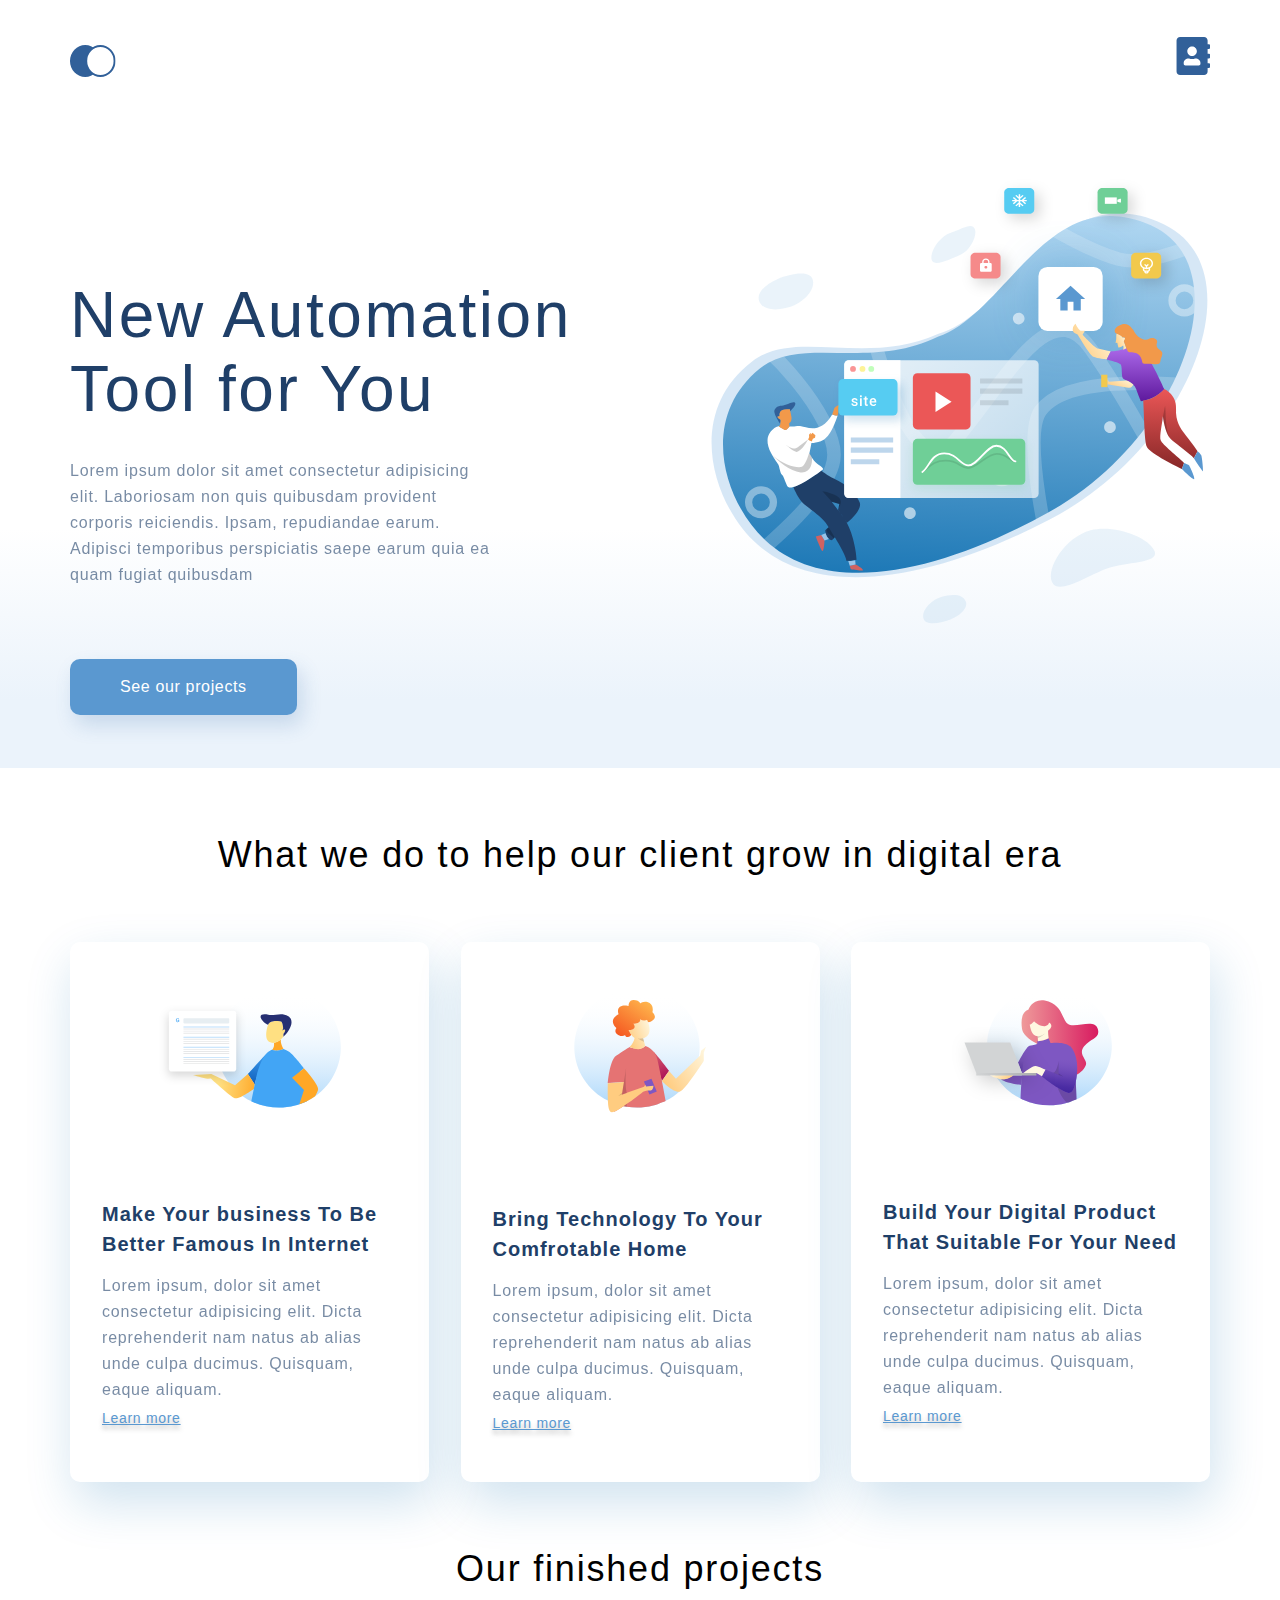
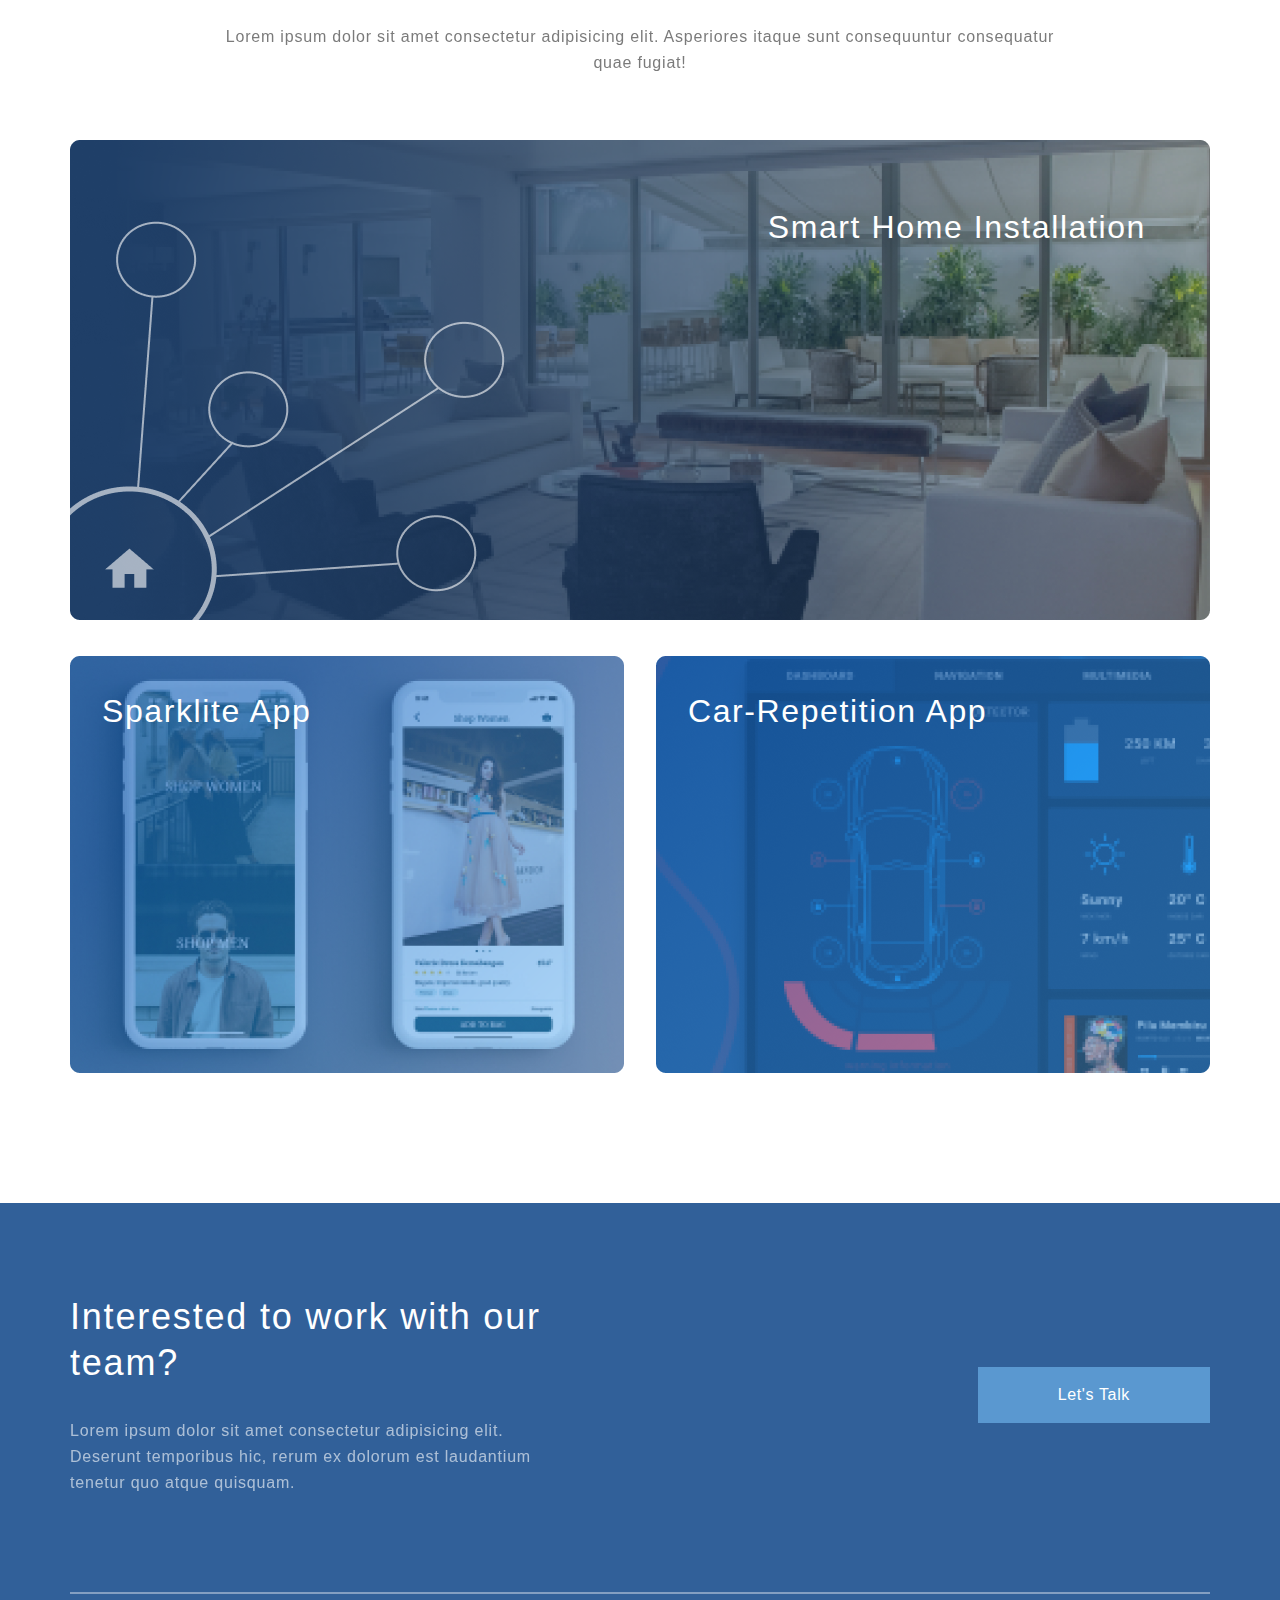
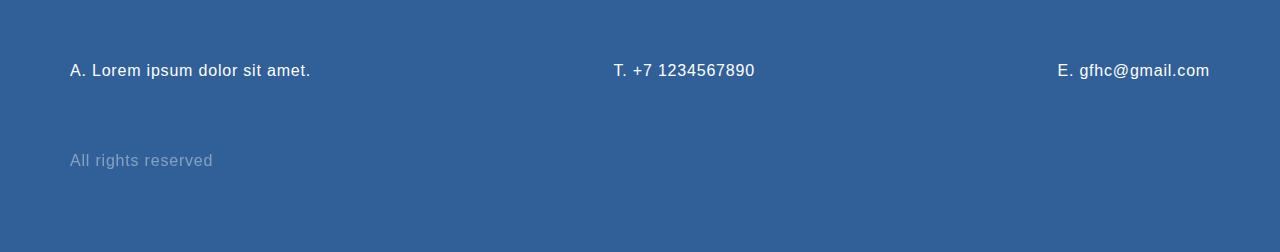
<file: index.html>
<!DOCTYPE html>
<html lang="en">

<head>
    <meta charset="UTF-8">
    <meta http-equiv="X-UA-Compatible" content="IE=edge">
    <meta name="viewport" content="width=device-width, initial-scale=1.0">
    <title>Site GB</title>
    <link rel="stylesheet" href="style.css">
</head>

<body>
    <div class="top">
        <div class="container top__box">
            <ul id="наверх" class="header">
                <li>
                    <a href="index.html"><img src="img/logo.svg" alt="logo"></a>
                </li>
                <li>
                    <a href="contacts.html"><img src="img/Vector.svg" alt="contacts"></a>
                </li>
            </ul>
            <div class="top__info">
                <h1 class="top__heading">New Automation Tool for You</h1>
                <p class="paragr top__info_text">Lorem ipsum dolor sit amet consectetur adipisicing elit. Laboriosam non quis quibusdam provident corporis reiciendis. Ipsam, repudiandae earum. Adipisci temporibus perspiciatis saepe earum quia ea quam fugiat quibusdam
                </p>
                <a href="" class="top__button">See our projects</a>
            </div>
        </div>
    </div>

    <div class="what-we-do container">
        <h3 class="heading">What we do to help our client grow in digital era </h3>
        <div class="cards">
            <div class="card">
                <img class="card__img" src="img/card-1.svg" alt="card-1">
                <h4 class="heading-mini">Make Your business To Be Better Famous In Internet</h4>
                <p class="paragr">Lorem ipsum, dolor sit amet consectetur adipisicing elit. Dicta reprehenderit nam natus ab alias unde culpa ducimus. Quisquam, eaque aliquam.
                </p>
                <a class="card__link" href="#">Learn more</a>
            </div>
            <div class="card">
                <img class="card__img" src="img/card-2.svg" alt="card-2">
                <h4 class="heading-mini">Bring Technology To Your Comfrotable Home</h4>
                <p class="paragr">Lorem ipsum, dolor sit amet consectetur adipisicing elit. Dicta reprehenderit nam natus ab alias unde culpa ducimus. Quisquam, eaque aliquam.
                </p>
                <a class="card__link" href="#">Learn more</a>
            </div>
            <div class="card">
                <img class="card__img" src="img/card-3.svg" alt="card-3">
                <h4 class="heading-mini">Build Your Digital Product That Suitable For Your Need</h4>
                <p class="paragr">Lorem ipsum, dolor sit amet consectetur adipisicing elit. Dicta reprehenderit nam natus ab alias unde culpa ducimus. Quisquam, eaque aliquam.
                </p>
                <a class="card__link" href="#">Learn more</a>
            </div>
        </div>
    </div>


    <div class="project container">
        <h3 class="heading project__heading">Our finished projects</h3>
        <p class="paragr paragr__projects">Lorem ipsum dolor sit amet consectetur adipisicing elit. Asperiores itaque sunt consequuntur consequatur quae fugiat!</p>
        <div class="project__item">
            <img class="project__img" src="img/Mask_Group.png" alt="item1" title="Smart Home Installation">
            <p class="project__text">Smart Home Installation</p>
        </div>
        <div class="project__item2">
            <div class="project__item project__item_right">
                <img class="project__img" src="img/item2.png" alt="item2" title="Sparklite App">
                <p class="project__text project__text_mini">Sparklite App</p>
            </div>
            <div class="project__item">
                <img class="project__img" src="img/item3.png" alt="item3" title="Car-Repetition App">
                <p class="project__text project__text_mini">Car-Repetition App</p>
            </div>

        </div>
    </div>


    <div class="footer">
        <div class="container">
            <div class="footer__top">
                <div class="footer__text">
                    <h3 class="interested">Interested to work with our team?</h3>
                    <p class="paragr footer__top_text">Lorem ipsum dolor sit amet consectetur adipisicing elit. Deserunt temporibus hic, rerum ex dolorum est laudantium tenetur quo atque quisquam.</p>
                </div>
                <button class="footer__top_button">Let's Talk</button>
            </div>
            <hr class="footer__splitter">
            <div class="footer__bottom">
                <ul class="footer__info">
                    <li class="footer__list">A. Lorem ipsum dolor sit amet.</li>
                    <li class="footer__list">T. +7 1234567890</li>
                    <li>E. gfhc@gmail.com</li>
                </ul>
                <div class="footer__copy">
                    <p class="paragr copyright">All rights reserved</p>
                </div>
            </div>
        </div>
    </div>
</body>

</html>
</file>
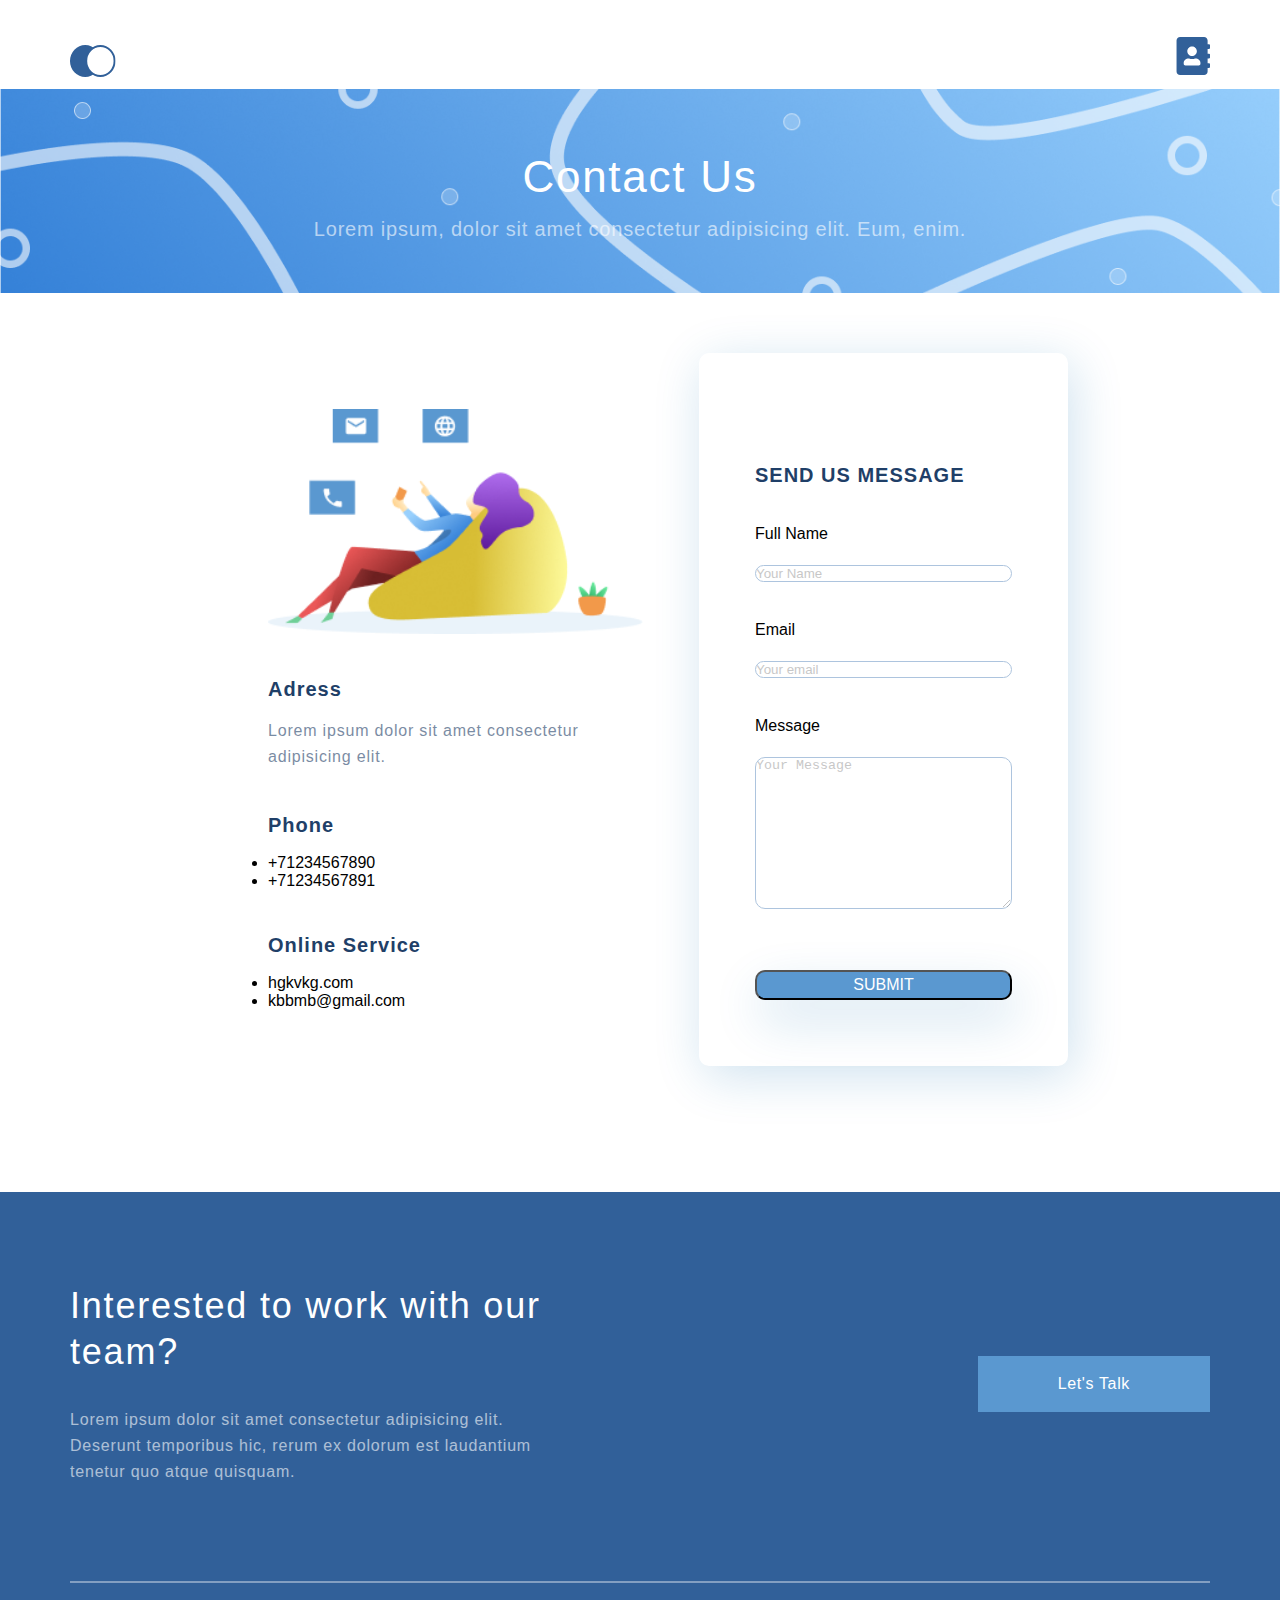
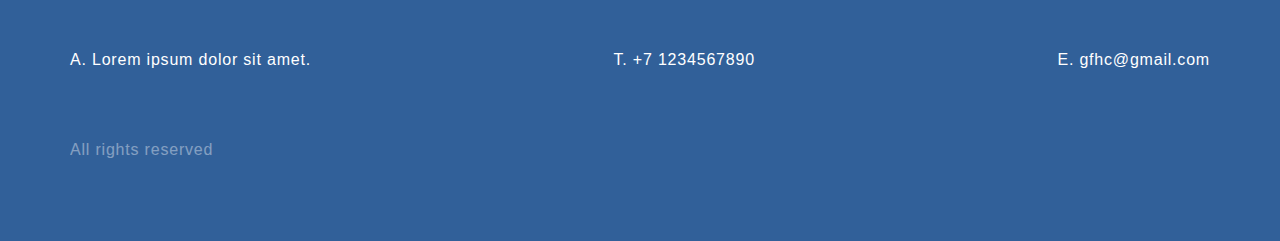
<file: contacts.html>
<!DOCTYPE html>
<html lang="en">

<head>
    <meta charset="UTF-8">
    <meta http-equiv="X-UA-Compatible" content="IE=edge">
    <meta name="viewport" content="width=device-width, initial-scale=1.0">
    <title>Contacts</title>
    <link rel="stylesheet" href="style.css">
</head>

<body>
    <div class="container top-box">
        <ul id="наверх" class="header">
            <li>
                <a href="index.html"><img src="img/logo.svg" alt="logo"></a>
            </li>
            <li>
                <a href="contacts.html"><img src="img/Vector.svg" alt="contacts"></a>
            </li>
        </ul>
    </div>
    <div class="title">
        <div class="contacts-header">
            <h2 class="contact-us">Contact Us</h2>
            <p class="contacts-header__text">Lorem ipsum, dolor sit amet consectetur adipisicing elit. Eum, enim.</p>
        </div>
    </div>
    <form action="#">
        <div class="container contacts-info-form">
            <div class="contacts-info">
                <img src="img/Group.png" alt="картинка png">
                <h4 class="heading-mini">Adress</h4>
                <p class="paragr">Lorem ipsum dolor sit amet consectetur adipisicing elit.</p>
                <h4 class="heading-mini">Phone</h4>
                <ul>
                    <li>+71234567890</li>
                    <li>+71234567891</li>
                </ul>
                <h4 class="heading-mini">Online Service</h4>
                <ul>
                    <li>hgkvkg.com</li>
                    <li>kbbmb@gmail.com</li>
                </ul>
            </div>
            <div class="form">
                <h4 class="heading-mini">SEND US MESSAGE</h4>
                Full Name <input class="vvod" type="text" placeholder="Your Name"><br> Email <input class="vvod" type="text" placeholder="Your email"><br> Message <textarea class="vvod" cols="30" rows="10" placeholder="Your Message"></textarea><br>
                <button class="button-submit" type="submit">Submit</button>
            </div>
        </div>

    </form>
    <div class="map container">
        <script type="text/javascript" charset="utf-8" async src="https://api-maps.yandex.ru/services/constructor/1.0/js/?um=constructor%3Addcff02c562e4fe0094e3b9421a8ba26feae060a09f6e1054624779f65dbb48a&amp;width=100%&amp;height=400&amp;lang=ru_RU&amp;scroll=true"></script>
    </div>





    <div class="footer">
        <div class="container">
            <div class="footer__top">
                <div class="footer__text">
                    <h3 class="interested">Interested to work with our team?</h3>
                    <p class="paragr footer__top_text">Lorem ipsum dolor sit amet consectetur adipisicing elit. Deserunt temporibus hic, rerum ex dolorum est laudantium tenetur quo atque quisquam.</p>
                </div>
                <button class="footer__top_button">Let's Talk</button>
            </div>
            <hr class="footer__splitter">
            <div class="footer__bottom">
                <ul class="footer__info">
                    <li class="footer__list">A. Lorem ipsum dolor sit amet.</li>
                    <li class="footer__list">T. +7 1234567890</li>
                    <li>E. gfhc@gmail.com</li>
                </ul>
                <div class="footer__copy">
                    <p class="paragr copyright">All rights reserved</p>
                </div>
            </div>
        </div>
    </div>

</body>

</html>
</file>
<file: style.css>
* {
    margin: 0;
    padding: 0;
}

.container {
    max-width: 1140px;
    margin: 0 auto;
}

.top {
    min-height: 768px;
    background: linear-gradient(0deg, #EBF3FB 8.84%, rgba(152, 195, 232, 0) 31.12%);
}

body {
    font-family: sans-serif;
}

.header {
    display: flex;
    justify-content: space-between;
    list-style-type: none;
    padding-top: 37px;
}

.top__heading {
    width: 504px;
    font-weight: 300;
    font-size: 64px;
    line-height: 74px;
    /* or 116% */
    letter-spacing: 0.04em;
    /* Blue_01 */
    color: #1F3F68;
    margin-bottom: 32px;
}

.paragr {
    font-size: 16px;
    line-height: 26px;
    letter-spacing: 0.05em;
    color: #1F3F68;
    opacity: 0.6;
}

.cards {
    display: flex;
    justify-content: space-between;
    padding-top: 64px;
}

.card {
    display: flex;
    flex-direction: column;
    width: 359px;
    padding: 44px 32px;
    box-sizing: border-box;
    background: #FFFFFF;
    box-shadow: 5px 20px 50px rgba(16, 112, 177, 0.2);
    border-radius: 10px;
}

.card__img {
    align-self: center;
    margin-bottom: 51px;
}

.project__heading {
    margin-top: 64px;
}

.paragr__projects {
    width: 75%;
    margin: 32px auto 64px;
    text-align: center;
    color: #222222;
}

.project__item {
    position: relative;
    flex-grow: 1;
}

.project__text {
    font-size: 32px;
    line-height: 46px;
    text-align: right;
    letter-spacing: 0.05em;
    color: #FFFFFF;
    position: absolute;
    top: 64px;
    right: 64px;
}

.project__img {
    width: 100%;
}

.project__item_right {
    margin-right: 32px;
}

.project__item2 {
    display: flex;
    justify-content: space-between;
    margin-top: 32px;
}

.project__text_mini {
    right: auto;
    text-align: left;
    top: 32px;
    left: 32px;
    font-size: 32px;
    line-height: 46px;
    text-align: right;
    letter-spacing: 0.05em;
    color: #FFFFFF;
}

.form {
    background: #FFFFFF;
    box-shadow: 5px 10px 50px rgba(16, 112, 177, 0.2);
    border-radius: 10px;
    padding: 56px 56px;
    display: flex;
    flex-direction: column;
    justify-content: space-around;
}

.button-submit {
    background: #5A98D0;
    box-shadow: 5px 20px 50px rgba(16, 112, 177, 0.2);
    border-radius: 10px;
    font-weight: 500;
    font-size: 16px;
    line-height: 26px;
    text-align: center;
    color: #FFFFFF;
    text-transform: uppercase;
    width: 100%;
}

.vvod {
    border: 1px solid #356EAD;
    box-sizing: border-box;
    border-radius: 10px;
    opacity: 0.4;
}

.heading-mini {
    font-size: 20px;
    line-height: 30px;
    letter-spacing: 0.05em;
    color: #1F3F68;
    margin-bottom: 14px;
    margin-top: 40px;
}

.card__link {
    font-size: 14px;
    line-height: 30px;
    letter-spacing: 0.05em;
    color: #5A98D0;
    text-shadow: 0px 4px 4px rgba(0, 0, 0, 0.25);
}

.what-we-do {
    padding-top: 64px;
}

.heading {
    font-weight: 300;
    font-size: 36px;
    line-height: 46px;
    text-align: center;
    letter-spacing: 0.05em;
    color: #000000;
}

.top__box {
    display: flex;
    flex-direction: column;
    height: 100%;
}

.top__info {
    padding-top: 189px;
    flex-grow: 1;
    background-image: url(img/illustration.svg);
    background-repeat: no-repeat;
    background-position: right center;
    background-size: 44%;
}

.top__info_text {
    width: 425px;
}

.top__button {
    font-size: 16px;
    line-height: 26px;
    /* identical to box height, or 162% */
    text-align: center;
    letter-spacing: 0.04em;
    color: #FFFFFF;
    background: #5A98D0;
    box-shadow: 5px 10px 20px rgba(53, 110, 173, 0.2);
    border-radius: 10px;
    padding: 15px 50px;
    text-decoration: none;
    display: inline-block;
    margin-top: 71px;
}

.contact-us {
    font-weight: 500;
    font-size: 44px;
    line-height: 74px;
    text-align: center;
    letter-spacing: 0.04em;
    color: #FFFFFF;
}

.contacts-info-form {
    display: flex;
    justify-content: space-around;
    margin-bottom: 96px;
    margin-top: 60px;
    padding-left: 212px;
    padding-right: 212px;
}

.contacts-info {
    padding: 56px 56px;
    display: flex;
    flex-direction: column;
    justify-content: space-around;
}

.map {
    display: block;
}


/* задать ширину карты width: 100% непосредственно в конструкторе карт*/

.footer__text {
    width: 495px;
}

.interested {
    font-weight: normal;
    font-size: 36px;
    line-height: 46px;
    letter-spacing: 0.05em;
    color: #FFFFFF;
    margin-bottom: 32px;
}

.footer {
    background: #316099;
    padding-top: 91px;
    margin-top: 126px;
    padding-bottom: 78px;
}

.footer__top {
    display: flex;
    justify-content: space-between;
}

.footer__top_text {
    width: 495px;
    font-weight: normal;
    font-size: 16px;
    line-height: 26px;
    letter-spacing: 0.05em;
    color: #FFFFFF;
    opacity: 0.6;
}

.footer__top_button {
    height: 56px;
    background: #5A98D0;
    font-weight: normal;
    font-size: 16px;
    line-height: 26px;
    text-align: center;
    letter-spacing: 0.04em;
    color: #FFFFFF;
    padding: 15px 80px;
    align-self: center;
    border-width: 0;
}

.footer__splitter {
    margin-top: 96px;
    opacity: 0.4;
    border: 1px solid #FFFFFF;
}

.footer__info {
    display: flex;
    justify-content: space-between;
    margin: 64px 0;
    list-style-type: none;
    font-weight: normal;
    font-size: 16px;
    line-height: 26px;
    letter-spacing: 0.05em;
    color: #FFFFFF;
}

.footer__bottom {
    display: flex;
    flex-direction: column;
}

.copyright {
    font-weight: normal;
    font-size: 16px;
    line-height: 26px;
    letter-spacing: 0.05em;
    color: #FFFFFF;
    opacity: 0.4;
}

.title {
    padding-top: 51px;
    padding-bottom: 49px;
    background-image: url(img/title.png);
    background-size: cover;
}

.contacts-header__text {
    margin: auto;
    max-width: 780px;
    text-align: center;
    font-weight: normal;
    font-size: 20px;
    line-height: 30px;
    letter-spacing: 0.04em;
    color: rgba(255, 255, 255, 0.6);
}

@media (max-width:1024px) {
    .container {
        padding-left: 32px;
        padding-right: 32px;
    }
    .top__info {
        background-position: right 280px;
    }
    .heading {
        font-weight: 300;
        font-size: 36px;
        line-height: 46px;
        text-align: center;
    }
    .cards {
        flex-direction: column;
        align-items: center;
    }
    .card {
        margin-bottom: 32px;
    }
    .project__text_mini {
        top: 19px;
        left: 19px;
        font-size: 28px;
        line-height: 46px;
    }
    .footer__text {
        width: 336px;
    }
    .footer__top {
        justify-content: space-between;
    }
    .footer {
        padding-left: 124px;
        padding-right: 124px;
    }
    .footer__top_text {
        width: 336px;
    }
    .footer {
        margin-top: 109px;
    }
    .footer__top_button {
        height: 32px;
        padding: 5px 18px;
        min-width: 133px;
    }
    .footer__info {
        flex-direction: column;
    }
    .footer__list {
        margin-bottom: 25px;
    }
    .contacts-info {
        padding: 0 237px;
        display: flex;
        flex-direction: column;
        margin-top: 70px;
        align-items: center;
    }
    .contacts-info-form {
        padding: 0;
        flex-direction: column;
        align-items: center;
    }
    .form {
        margin-top: 64px;
        background: #FFFFFF;
        box-shadow: 5px 10px 50px rgba(16, 112, 177, 0.2);
        border-radius: 10px;
    }
    .paragr {
        text-align: center;
    }
}

@media (max-width: 667px) {
    .header {
        padding-top: 24px;
    }
    .top {
        min-height: 376px;
        padding-bottom: 41px;
        box-sizing: border-box;
    }
    .top__info {
        padding-top: 36px;
        background-image: none;
        display: flex;
        flex-direction: column;
        align-items: center;
    }
    .top__heading {
        font-size: 32px;
        line-height: 37px;
        margin-bottom: 12px;
        width: 100%;
        text-align: center;
    }
    .top__info_text {
        width: 100%;
        text-align: center;
    }
    .top__button {
        font-size: 12px;
        line-height: 26px;
    }
    .heading {
        font-size: 24px;
        line-height: 28px;
        text-align: center;
    }
    .cards {
        padding-top: 32px;
    }
    .what-we-do {
        padding-top: 48px;
    }
    .card {
        width: 100%;
    }
    .paragr__projects {
        width: 100%;
    }
    .project__text {
        font-size: 16px;
        line-height: 19px;
        top: 16px;
        right: 16px;
    }
    .project__text_mini {
        top: 32px;
        left: 32px;
    }
    .project__item2 {
        flex-direction: column;
        margin-top: 16px;
    }
    .project__item_right {
        margin-right: 0;
        margin-bottom: 16px;
    }
    .contacts-info {
        padding: 0;
    }
    .heading-mini {
        margin-top: 32px;
    }
    .map {
        padding: 0;
    }
    .footer {
        padding-left: 0;
        padding-right: 0;
    }
    .footer__top {
        flex-direction: column;
        padding-bottom: 41px;
        align-items: center;
    }
    .footer_text {
        margin-bottom: 32px;
        width: 100%;
        text-align: center;
    }
    .interested {
        width: 75%;
        text-align: center;
        margin: 0 auto 32px;
    }
    .footer__top_text {
        text-align: center;
        margin-bottom: 40px;
    }
    .footer__copy {
        text-align: center;
    }
    .footer__splitter {
        margin-top: 41px;
    }
}
</file>
